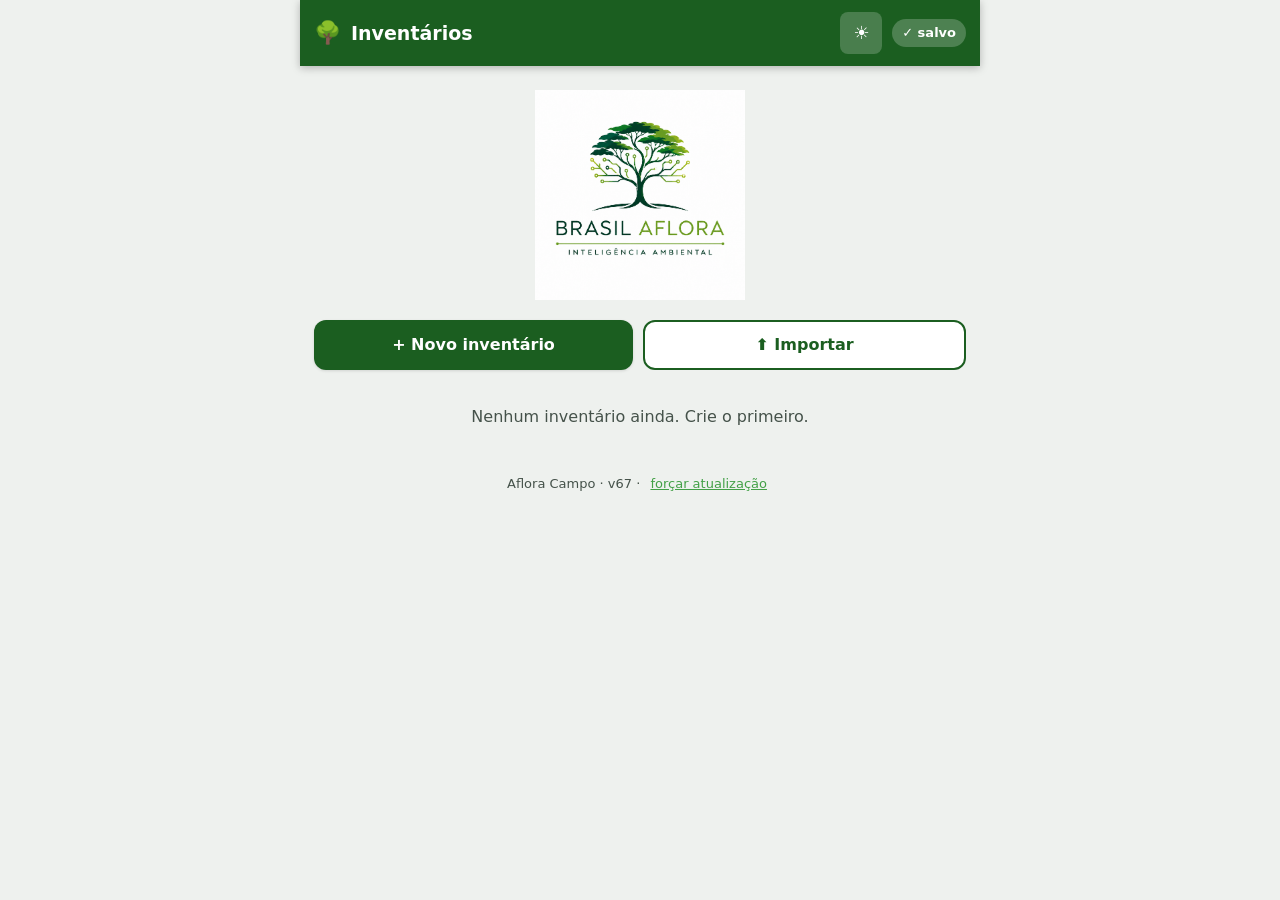
<file: index.html>
<!DOCTYPE html>
<html lang="pt-BR">
<head>
  <meta charset="utf-8">
  <meta name="viewport" content="width=device-width, initial-scale=1, viewport-fit=cover, interactive-widget=resizes-content">
  <meta name="theme-color" content="#1B5E20">
  <meta name="description" content="Aflora Campo — levantamento de flora em campo: parcelas, censo, herbáceo e mapas, offline.">
  <title>Aflora Campo</title>
  <link rel="manifest" href="./manifest.webmanifest">
  <link rel="icon" type="image/svg+xml" href="./icons/icon.svg">
  <link rel="apple-touch-icon" href="./icons/icon-192.png">
  <link rel="stylesheet" href="./vendor/leaflet.css">
  <link rel="stylesheet" href="./css/estilo.css">
</head>
<body>
  <div id="app"></div>
  <script src="./vendor/leaflet.js"></script>
  <script src="./vendor/leaflet-rotate.js"></script>
  <script type="module" src="./js/app.js"></script>
</body>
</html>
</file>
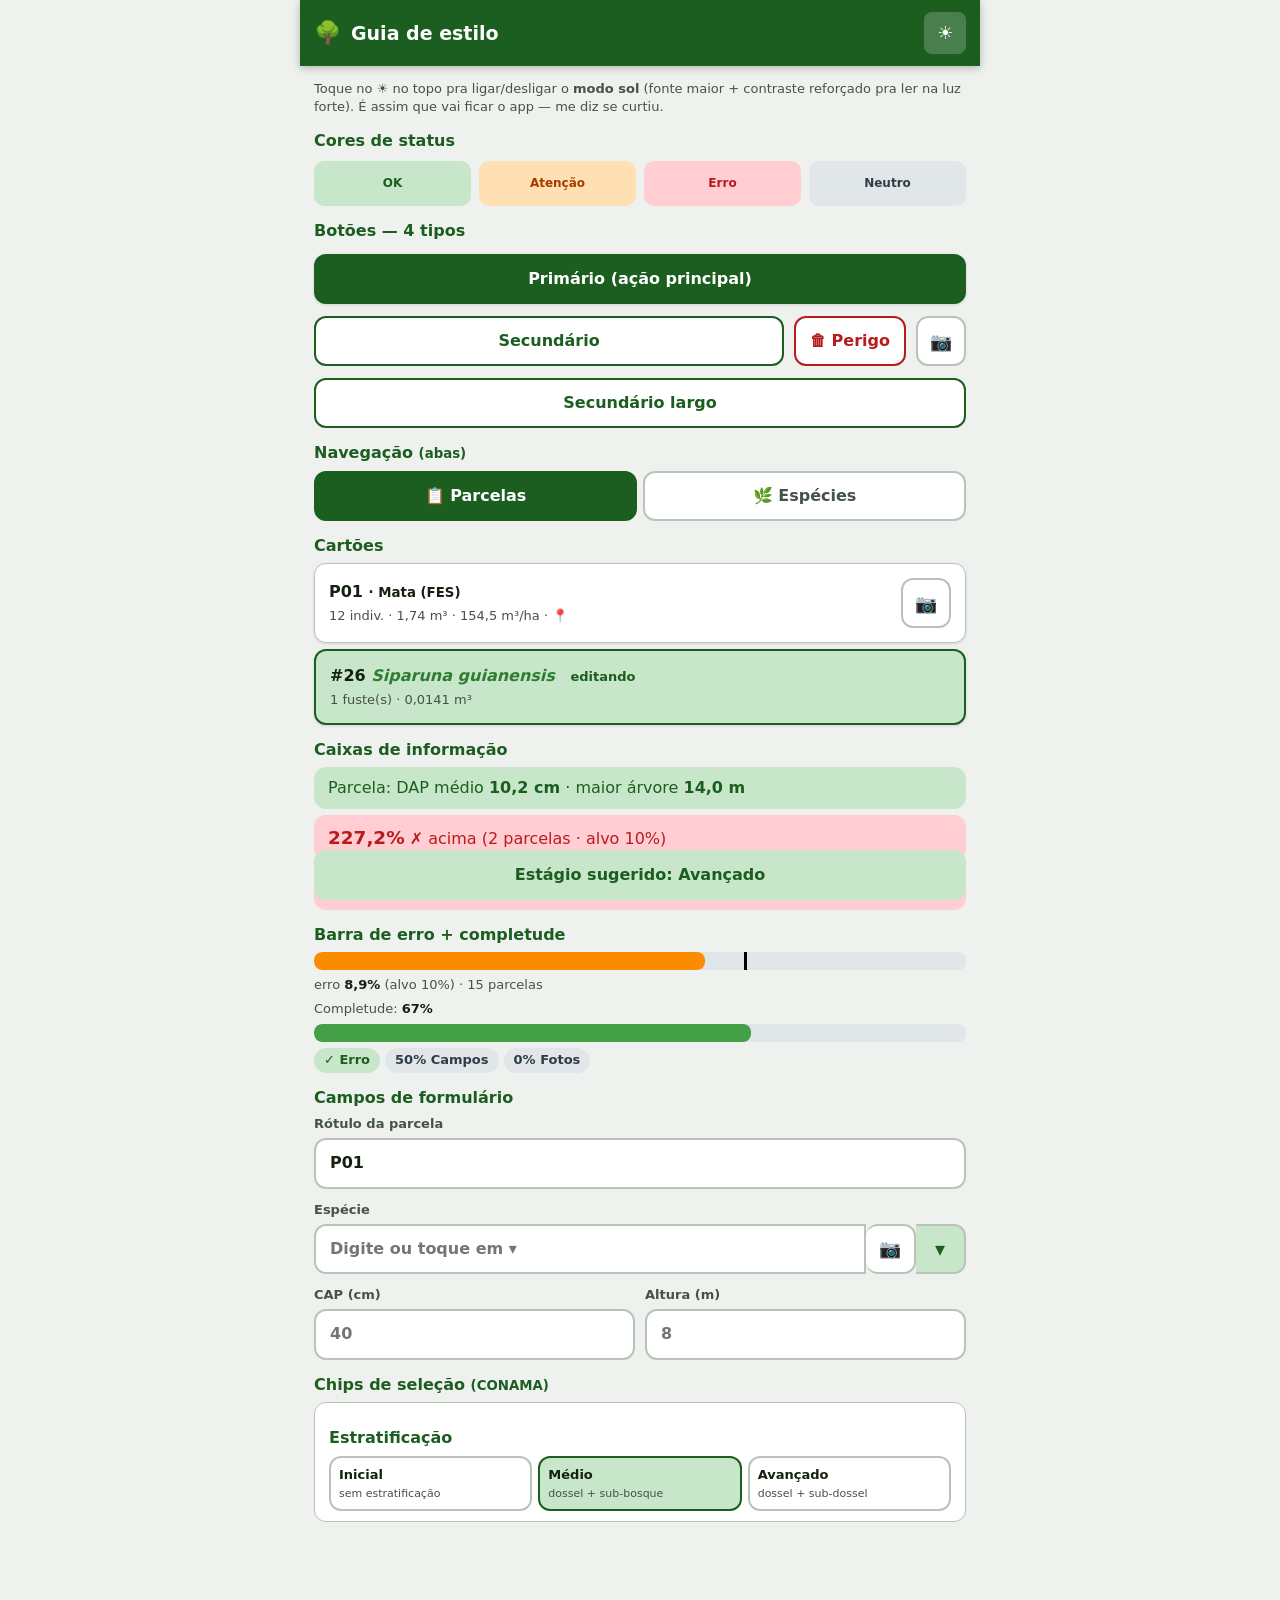
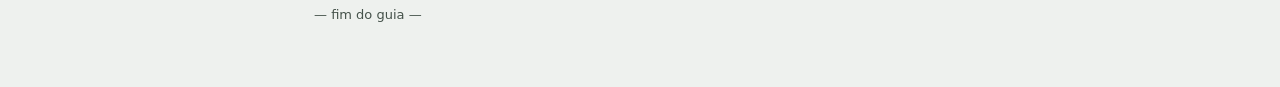
<file: guia.html>
<!DOCTYPE html>
<html lang="pt-BR">
<head>
  <meta charset="utf-8">
  <meta name="viewport" content="width=device-width, initial-scale=1, viewport-fit=cover">
  <meta name="theme-color" content="#1B5E20">
  <title>Guia de estilo — Aflora Campo</title>
  <link rel="stylesheet" href="./css/estilo.css">
  <style>
    .gnota { color: var(--texto-fraco); font-size: var(--fs-leg); margin: 0 0 8px; }
    .swatch { display: flex; gap: 8px; flex-wrap: wrap; margin: 8px 0; }
    .swatch div { flex: 1; min-width: 80px; padding: 14px 8px; border-radius: 10px; text-align: center; font-size: 12px; font-weight: 700; }
  </style>
</head>
<body>
  <div id="app">
    <header class="topo">
      <span class="logo">🌳</span>
      <h1>Guia de estilo</h1>
      <button class="btn-sol" id="sol" aria-label="Modo sol">☀️</button>
    </header>
    <main>
      <p class="gnota">Toque no ☀️ no topo pra ligar/desligar o <b>modo sol</b> (fonte maior + contraste reforçado pra ler na luz forte). É assim que vai ficar o app — me diz se curtiu.</p>

      <h3>Cores de status</h3>
      <div class="swatch">
        <div style="background:var(--ok-bg);color:var(--ok-fg)">OK</div>
        <div style="background:var(--warn-bg);color:var(--warn-fg)">Atenção</div>
        <div style="background:var(--erro-bg);color:var(--erro-fg)">Erro</div>
        <div style="background:var(--neutro-bg);color:var(--neutro-fg)">Neutro</div>
      </div>

      <h3>Botões — 4 tipos</h3>
      <button class="btn-grande">Primário (ação principal)</button>
      <div class="acoes-linha">
        <button class="btn-sec">Secundário</button>
        <button class="perigo">🗑 Perigo</button>
        <button class="btn-foto">📷</button>
      </div>
      <button class="btn-sec largo">Secundário largo</button>

      <h3>Navegação <small>(abas)</small></h3>
      <div class="seg-nav">
        <button class="seg ativo">📋 Parcelas</button>
        <button class="seg">🌿 Espécies</button>
      </div>

      <h3>Cartões</h3>
      <div class="card"><div class="card-corpo">
        <div class="card-nome">P01 <small>· Mata (FES)</small></div>
        <div class="card-sub">12 indiv. · 1,74 m³ · 154,5 m³/ha · 📍</div>
      </div><div class="card-acoes"><button class="btn-foto">📷</button></div></div>
      <div class="card card-atual"><div class="card-corpo">
        <div class="card-nome">#26 <i>Siparuna guianensis</i> <span class="badge ok">editando</span></div>
        <div class="card-sub">1 fuste(s) · 0,0141 m³</div>
      </div></div>

      <h3>Caixas de informação</h3>
      <div class="info">Parcela: DAP médio <b>10,2 cm</b> · maior árvore <b>14,0 m</b></div>
      <div class="erro-estrato-box vermelho"><b>227,2%</b> ✗ acima (2 parcelas · alvo 10%)</div>
      <div class="aviso-outlier">⚠ <b>Indivíduo atípico</b> — confira o CAP/altura.</div>

      <h3>Barra de erro + completude</h3>
      <div class="barra"><div class="barra-fill amarelo" style="width:60%"></div><div class="barra-alvo" style="left:66%"></div></div>
      <div class="estrato-stats">erro <b>8,9%</b> (alvo 10%) · 15 parcelas</div>
      <div class="compl">
        <div class="compl-top">Completude: <b>67%</b></div>
        <div class="barra"><div class="barra-fill verde" style="width:67%"></div></div>
        <div class="compl-itens"><span class="compl-item ok">✓ Erro</span><span class="compl-item pend">50% Campos</span><span class="compl-item pend">0% Fotos</span></div>
      </div>

      <h3>Campos de formulário</h3>
      <div class="form">
        <label class="campo">Rótulo da parcela<input value="P01"></label>
        <label class="campo">Espécie
          <div class="autocomplete">
            <input placeholder="Digite ou toque em ▾">
            <button class="ac-cam">📷</button>
            <button class="ac-toggle">▾</button>
          </div></label>
        <div class="linha2">
          <label>CAP (cm)<input inputmode="decimal" placeholder="40"></label>
          <label>Altura (m)<input inputmode="decimal" placeholder="8"></label>
        </div>
      </div>

      <h3>Chips de seleção <small>(CONAMA)</small></h3>
      <div class="conama-param">
        <div class="conama-label">Estratificação</div>
        <div class="conama-opts">
          <button class="conama-opt"><b>Inicial</b><span>sem estratificação</span></button>
          <button class="conama-opt sel"><b>Médio</b><span>dossel + sub-bosque</span></button>
          <button class="conama-opt"><b>Avançado</b><span>dossel + sub-dossel</span></button>
        </div>
      </div>
      <div class="conama-resultado verde">Estágio sugerido: <b>Avançado</b></div>

      <p class="gnota" style="margin-top:24px">— fim do guia —</p>
    </main>
  </div>
  <script>
    const b = document.body, k = "aflora-sol";
    if (localStorage.getItem(k) === "1") b.classList.add("sol");
    document.getElementById("sol").onclick = () => {
      b.classList.toggle("sol");
      localStorage.setItem(k, b.classList.contains("sol") ? "1" : "0");
    };
  </script>
</body>
</html>
</file>
<file: vendor/leaflet.css>
/* required styles */

.leaflet-pane,
.leaflet-tile,
.leaflet-marker-icon,
.leaflet-marker-shadow,
.leaflet-tile-container,
.leaflet-pane > svg,
.leaflet-pane > canvas,
.leaflet-zoom-box,
.leaflet-image-layer,
.leaflet-layer {
	position: absolute;
	left: 0;
	top: 0;
	}
.leaflet-container {
	overflow: hidden;
	}
.leaflet-tile,
.leaflet-marker-icon,
.leaflet-marker-shadow {
	-webkit-user-select: none;
	   -moz-user-select: none;
	        user-select: none;
	  -webkit-user-drag: none;
	}
/* Prevents IE11 from highlighting tiles in blue */
.leaflet-tile::selection {
	background: transparent;
}
/* Safari renders non-retina tile on retina better with this, but Chrome is worse */
.leaflet-safari .leaflet-tile {
	image-rendering: -webkit-optimize-contrast;
	}
/* hack that prevents hw layers "stretching" when loading new tiles */
.leaflet-safari .leaflet-tile-container {
	width: 1600px;
	height: 1600px;
	-webkit-transform-origin: 0 0;
	}
.leaflet-marker-icon,
.leaflet-marker-shadow {
	display: block;
	}
/* .leaflet-container svg: reset svg max-width decleration shipped in Joomla! (joomla.org) 3.x */
/* .leaflet-container img: map is broken in FF if you have max-width: 100% on tiles */
.leaflet-container .leaflet-overlay-pane svg {
	max-width: none !important;
	max-height: none !important;
	}
.leaflet-container .leaflet-marker-pane img,
.leaflet-container .leaflet-shadow-pane img,
.leaflet-container .leaflet-tile-pane img,
.leaflet-container img.leaflet-image-layer,
.leaflet-container .leaflet-tile {
	max-width: none !important;
	max-height: none !important;
	width: auto;
	padding: 0;
	}

.leaflet-container img.leaflet-tile {
	/* See: https://bugs.chromium.org/p/chromium/issues/detail?id=600120 */
	mix-blend-mode: plus-lighter;
}

.leaflet-container.leaflet-touch-zoom {
	-ms-touch-action: pan-x pan-y;
	touch-action: pan-x pan-y;
	}
.leaflet-container.leaflet-touch-drag {
	-ms-touch-action: pinch-zoom;
	/* Fallback for FF which doesn't support pinch-zoom */
	touch-action: none;
	touch-action: pinch-zoom;
}
.leaflet-container.leaflet-touch-drag.leaflet-touch-zoom {
	-ms-touch-action: none;
	touch-action: none;
}
.leaflet-container {
	-webkit-tap-highlight-color: transparent;
}
.leaflet-container a {
	-webkit-tap-highlight-color: rgba(51, 181, 229, 0.4);
}
.leaflet-tile {
	filter: inherit;
	visibility: hidden;
	}
.leaflet-tile-loaded {
	visibility: inherit;
	}
.leaflet-zoom-box {
	width: 0;
	height: 0;
	-moz-box-sizing: border-box;
	     box-sizing: border-box;
	z-index: 800;
	}
/* workaround for https://bugzilla.mozilla.org/show_bug.cgi?id=888319 */
.leaflet-overlay-pane svg {
	-moz-user-select: none;
	}

.leaflet-pane         { z-index: 400; }

.leaflet-tile-pane    { z-index: 200; }
.leaflet-overlay-pane { z-index: 400; }
.leaflet-shadow-pane  { z-index: 500; }
.leaflet-marker-pane  { z-index: 600; }
.leaflet-tooltip-pane   { z-index: 650; }
.leaflet-popup-pane   { z-index: 700; }

.leaflet-map-pane canvas { z-index: 100; }
.leaflet-map-pane svg    { z-index: 200; }

.leaflet-vml-shape {
	width: 1px;
	height: 1px;
	}
.lvml {
	behavior: url(#default#VML);
	display: inline-block;
	position: absolute;
	}


/* control positioning */

.leaflet-control {
	position: relative;
	z-index: 800;
	pointer-events: visiblePainted; /* IE 9-10 doesn't have auto */
	pointer-events: auto;
	}
.leaflet-top,
.leaflet-bottom {
	position: absolute;
	z-index: 1000;
	pointer-events: none;
	}
.leaflet-top {
	top: 0;
	}
.leaflet-right {
	right: 0;
	}
.leaflet-bottom {
	bottom: 0;
	}
.leaflet-left {
	left: 0;
	}
.leaflet-control {
	float: left;
	clear: both;
	}
.leaflet-right .leaflet-control {
	float: right;
	}
.leaflet-top .leaflet-control {
	margin-top: 10px;
	}
.leaflet-bottom .leaflet-control {
	margin-bottom: 10px;
	}
.leaflet-left .leaflet-control {
	margin-left: 10px;
	}
.leaflet-right .leaflet-control {
	margin-right: 10px;
	}


/* zoom and fade animations */

.leaflet-fade-anim .leaflet-popup {
	opacity: 0;
	-webkit-transition: opacity 0.2s linear;
	   -moz-transition: opacity 0.2s linear;
	        transition: opacity 0.2s linear;
	}
.leaflet-fade-anim .leaflet-map-pane .leaflet-popup {
	opacity: 1;
	}
.leaflet-zoom-animated {
	-webkit-transform-origin: 0 0;
	    -ms-transform-origin: 0 0;
	        transform-origin: 0 0;
	}
svg.leaflet-zoom-animated {
	will-change: transform;
}

.leaflet-zoom-anim .leaflet-zoom-animated {
	-webkit-transition: -webkit-transform 0.25s cubic-bezier(0,0,0.25,1);
	   -moz-transition:    -moz-transform 0.25s cubic-bezier(0,0,0.25,1);
	        transition:         transform 0.25s cubic-bezier(0,0,0.25,1);
	}
.leaflet-zoom-anim .leaflet-tile,
.leaflet-pan-anim .leaflet-tile {
	-webkit-transition: none;
	   -moz-transition: none;
	        transition: none;
	}

.leaflet-zoom-anim .leaflet-zoom-hide {
	visibility: hidden;
	}


/* cursors */

.leaflet-interactive {
	cursor: pointer;
	}
.leaflet-grab {
	cursor: -webkit-grab;
	cursor:    -moz-grab;
	cursor:         grab;
	}
.leaflet-crosshair,
.leaflet-crosshair .leaflet-interactive {
	cursor: crosshair;
	}
.leaflet-popup-pane,
.leaflet-control {
	cursor: auto;
	}
.leaflet-dragging .leaflet-grab,
.leaflet-dragging .leaflet-grab .leaflet-interactive,
.leaflet-dragging .leaflet-marker-draggable {
	cursor: move;
	cursor: -webkit-grabbing;
	cursor:    -moz-grabbing;
	cursor:         grabbing;
	}

/* marker & overlays interactivity */
.leaflet-marker-icon,
.leaflet-marker-shadow,
.leaflet-image-layer,
.leaflet-pane > svg path,
.leaflet-tile-container {
	pointer-events: none;
	}

.leaflet-marker-icon.leaflet-interactive,
.leaflet-image-layer.leaflet-interactive,
.leaflet-pane > svg path.leaflet-interactive,
svg.leaflet-image-layer.leaflet-interactive path {
	pointer-events: visiblePainted; /* IE 9-10 doesn't have auto */
	pointer-events: auto;
	}

/* visual tweaks */

.leaflet-container {
	background: #ddd;
	outline-offset: 1px;
	}
.leaflet-container a {
	color: #0078A8;
	}
.leaflet-zoom-box {
	border: 2px dotted #38f;
	background: rgba(255,255,255,0.5);
	}


/* general typography */
.leaflet-container {
	font-family: "Helvetica Neue", Arial, Helvetica, sans-serif;
	font-size: 12px;
	font-size: 0.75rem;
	line-height: 1.5;
	}


/* general toolbar styles */

.leaflet-bar {
	box-shadow: 0 1px 5px rgba(0,0,0,0.65);
	border-radius: 4px;
	}
.leaflet-bar a {
	background-color: #fff;
	border-bottom: 1px solid #ccc;
	width: 26px;
	height: 26px;
	line-height: 26px;
	display: block;
	text-align: center;
	text-decoration: none;
	color: black;
	}
.leaflet-bar a,
.leaflet-control-layers-toggle {
	background-position: 50% 50%;
	background-repeat: no-repeat;
	display: block;
	}
.leaflet-bar a:hover,
.leaflet-bar a:focus {
	background-color: #f4f4f4;
	}
.leaflet-bar a:first-child {
	border-top-left-radius: 4px;
	border-top-right-radius: 4px;
	}
.leaflet-bar a:last-child {
	border-bottom-left-radius: 4px;
	border-bottom-right-radius: 4px;
	border-bottom: none;
	}
.leaflet-bar a.leaflet-disabled {
	cursor: default;
	background-color: #f4f4f4;
	color: #bbb;
	}

.leaflet-touch .leaflet-bar a {
	width: 30px;
	height: 30px;
	line-height: 30px;
	}
.leaflet-touch .leaflet-bar a:first-child {
	border-top-left-radius: 2px;
	border-top-right-radius: 2px;
	}
.leaflet-touch .leaflet-bar a:last-child {
	border-bottom-left-radius: 2px;
	border-bottom-right-radius: 2px;
	}

/* zoom control */

.leaflet-control-zoom-in,
.leaflet-control-zoom-out {
	font: bold 18px 'Lucida Console', Monaco, monospace;
	text-indent: 1px;
	}

.leaflet-touch .leaflet-control-zoom-in, .leaflet-touch .leaflet-control-zoom-out  {
	font-size: 22px;
	}


/* layers control */

.leaflet-control-layers {
	box-shadow: 0 1px 5px rgba(0,0,0,0.4);
	background: #fff;
	border-radius: 5px;
	}
.leaflet-control-layers-toggle {
	background-image: url(images/layers.png);
	width: 36px;
	height: 36px;
	}
.leaflet-retina .leaflet-control-layers-toggle {
	background-image: url(images/layers-2x.png);
	background-size: 26px 26px;
	}
.leaflet-touch .leaflet-control-layers-toggle {
	width: 44px;
	height: 44px;
	}
.leaflet-control-layers .leaflet-control-layers-list,
.leaflet-control-layers-expanded .leaflet-control-layers-toggle {
	display: none;
	}
.leaflet-control-layers-expanded .leaflet-control-layers-list {
	display: block;
	position: relative;
	}
.leaflet-control-layers-expanded {
	padding: 6px 10px 6px 6px;
	color: #333;
	background: #fff;
	}
.leaflet-control-layers-scrollbar {
	overflow-y: scroll;
	overflow-x: hidden;
	padding-right: 5px;
	}
.leaflet-control-layers-selector {
	margin-top: 2px;
	position: relative;
	top: 1px;
	}
.leaflet-control-layers label {
	display: block;
	font-size: 13px;
	font-size: 1.08333em;
	}
.leaflet-control-layers-separator {
	height: 0;
	border-top: 1px solid #ddd;
	margin: 5px -10px 5px -6px;
	}

/* Default icon URLs */
.leaflet-default-icon-path { /* used only in path-guessing heuristic, see L.Icon.Default */
	background-image: url(images/marker-icon.png);
	}


/* attribution and scale controls */

.leaflet-container .leaflet-control-attribution {
	background: #fff;
	background: rgba(255, 255, 255, 0.8);
	margin: 0;
	}
.leaflet-control-attribution,
.leaflet-control-scale-line {
	padding: 0 5px;
	color: #333;
	line-height: 1.4;
	}
.leaflet-control-attribution a {
	text-decoration: none;
	}
.leaflet-control-attribution a:hover,
.leaflet-control-attribution a:focus {
	text-decoration: underline;
	}
.leaflet-attribution-flag {
	display: inline !important;
	vertical-align: baseline !important;
	width: 1em;
	height: 0.6669em;
	}
.leaflet-left .leaflet-control-scale {
	margin-left: 5px;
	}
.leaflet-bottom .leaflet-control-scale {
	margin-bottom: 5px;
	}
.leaflet-control-scale-line {
	border: 2px solid #777;
	border-top: none;
	line-height: 1.1;
	padding: 2px 5px 1px;
	white-space: nowrap;
	-moz-box-sizing: border-box;
	     box-sizing: border-box;
	background: rgba(255, 255, 255, 0.8);
	text-shadow: 1px 1px #fff;
	}
.leaflet-control-scale-line:not(:first-child) {
	border-top: 2px solid #777;
	border-bottom: none;
	margin-top: -2px;
	}
.leaflet-control-scale-line:not(:first-child):not(:last-child) {
	border-bottom: 2px solid #777;
	}

.leaflet-touch .leaflet-control-attribution,
.leaflet-touch .leaflet-control-layers,
.leaflet-touch .leaflet-bar {
	box-shadow: none;
	}
.leaflet-touch .leaflet-control-layers,
.leaflet-touch .leaflet-bar {
	border: 2px solid rgba(0,0,0,0.2);
	background-clip: padding-box;
	}


/* popup */

.leaflet-popup {
	position: absolute;
	text-align: center;
	margin-bottom: 20px;
	}
.leaflet-popup-content-wrapper {
	padding: 1px;
	text-align: left;
	border-radius: 12px;
	}
.leaflet-popup-content {
	margin: 13px 24px 13px 20px;
	line-height: 1.3;
	font-size: 13px;
	font-size: 1.08333em;
	min-height: 1px;
	}
.leaflet-popup-content p {
	margin: 17px 0;
	margin: 1.3em 0;
	}
.leaflet-popup-tip-container {
	width: 40px;
	height: 20px;
	position: absolute;
	left: 50%;
	margin-top: -1px;
	margin-left: -20px;
	overflow: hidden;
	pointer-events: none;
	}
.leaflet-popup-tip {
	width: 17px;
	height: 17px;
	padding: 1px;

	margin: -10px auto 0;
	pointer-events: auto;

	-webkit-transform: rotate(45deg);
	   -moz-transform: rotate(45deg);
	    -ms-transform: rotate(45deg);
	        transform: rotate(45deg);
	}
.leaflet-popup-content-wrapper,
.leaflet-popup-tip {
	background: white;
	color: #333;
	box-shadow: 0 3px 14px rgba(0,0,0,0.4);
	}
.leaflet-container a.leaflet-popup-close-button {
	position: absolute;
	top: 0;
	right: 0;
	border: none;
	text-align: center;
	width: 24px;
	height: 24px;
	font: 16px/24px Tahoma, Verdana, sans-serif;
	color: #757575;
	text-decoration: none;
	background: transparent;
	}
.leaflet-container a.leaflet-popup-close-button:hover,
.leaflet-container a.leaflet-popup-close-button:focus {
	color: #585858;
	}
.leaflet-popup-scrolled {
	overflow: auto;
	}

.leaflet-oldie .leaflet-popup-content-wrapper {
	-ms-zoom: 1;
	}
.leaflet-oldie .leaflet-popup-tip {
	width: 24px;
	margin: 0 auto;

	-ms-filter: "progid:DXImageTransform.Microsoft.Matrix(M11=0.70710678, M12=0.70710678, M21=-0.70710678, M22=0.70710678)";
	filter: progid:DXImageTransform.Microsoft.Matrix(M11=0.70710678, M12=0.70710678, M21=-0.70710678, M22=0.70710678);
	}

.leaflet-oldie .leaflet-control-zoom,
.leaflet-oldie .leaflet-control-layers,
.leaflet-oldie .leaflet-popup-content-wrapper,
.leaflet-oldie .leaflet-popup-tip {
	border: 1px solid #999;
	}


/* div icon */

.leaflet-div-icon {
	background: #fff;
	border: 1px solid #666;
	}


/* Tooltip */
/* Base styles for the element that has a tooltip */
.leaflet-tooltip {
	position: absolute;
	padding: 6px;
	background-color: #fff;
	border: 1px solid #fff;
	border-radius: 3px;
	color: #222;
	white-space: nowrap;
	-webkit-user-select: none;
	-moz-user-select: none;
	-ms-user-select: none;
	user-select: none;
	pointer-events: none;
	box-shadow: 0 1px 3px rgba(0,0,0,0.4);
	}
.leaflet-tooltip.leaflet-interactive {
	cursor: pointer;
	pointer-events: auto;
	}
.leaflet-tooltip-top:before,
.leaflet-tooltip-bottom:before,
.leaflet-tooltip-left:before,
.leaflet-tooltip-right:before {
	position: absolute;
	pointer-events: none;
	border: 6px solid transparent;
	background: transparent;
	content: "";
	}

/* Directions */

.leaflet-tooltip-bottom {
	margin-top: 6px;
}
.leaflet-tooltip-top {
	margin-top: -6px;
}
.leaflet-tooltip-bottom:before,
.leaflet-tooltip-top:before {
	left: 50%;
	margin-left: -6px;
	}
.leaflet-tooltip-top:before {
	bottom: 0;
	margin-bottom: -12px;
	border-top-color: #fff;
	}
.leaflet-tooltip-bottom:before {
	top: 0;
	margin-top: -12px;
	margin-left: -6px;
	border-bottom-color: #fff;
	}
.leaflet-tooltip-left {
	margin-left: -6px;
}
.leaflet-tooltip-right {
	margin-left: 6px;
}
.leaflet-tooltip-left:before,
.leaflet-tooltip-right:before {
	top: 50%;
	margin-top: -6px;
	}
.leaflet-tooltip-left:before {
	right: 0;
	margin-right: -12px;
	border-left-color: #fff;
	}
.leaflet-tooltip-right:before {
	left: 0;
	margin-left: -12px;
	border-right-color: #fff;
	}

/* Printing */

@media print {
	/* Prevent printers from removing background-images of controls. */
	.leaflet-control {
		-webkit-print-color-adjust: exact;
		print-color-adjust: exact;
		}
	}
</file>
<file: css/estilo.css>
/* =====================================================================
   Sistema de design — Aflora Campo (otimizado pra campo / alto contraste)
   Reaproveita os MESMOS nomes de classe do app: vira a folha única depois.
   Modo sol (body.sol): fonte maior + contraste máximo, liga/desliga.
   ===================================================================== */
:root {
  /* marca */
  --verde: #1B5E20;
  --verde-700: #2E7D32;
  --verde-claro: #43A047;
  /* status — fundo forte + texto escuro (legível no sol) */
  --ok-bg: #C8E6C9;   --ok-fg: #1B5E20;
  --warn-bg: #FFE0B2; --warn-fg: #A83A00;
  --erro-bg: #FFCDD2; --erro-fg: #B71C1C;
  --neutro-bg: #E1E6E9; --neutro-fg: #2F3E46;
  /* superfícies */
  --bg: #eef1ee; --card: #ffffff; --borda: #b9c4b9;
  --texto: #14210f; --texto-fraco: #45524a;
  /* escala única */
  --r: 12px; --r-sm: 8px; --r-pill: 999px;
  --toque: 50px;            /* altura mínima de área tocável */
  --e1: 6px; --e2: 10px; --e3: 14px; --e4: 20px;   /* espaçamentos */
  /* tipografia */
  --fs-titulo: 19px; --fs-secao: 16px; --fs-corpo: 16px; --fs-leg: 13px;
  --sombra: 0 1px 3px rgba(0,0,0,.12);
}
body.sol {
  --borda: #4a4a4a; --texto: #000; --texto-fraco: #1c1c1c;
  --ok-bg: #a5d6a7; --warn-bg: #ffcc80; --erro-bg: #ef9a9a; --neutro-bg: #cfd8dc;
  --ok-fg: #14401a; --warn-fg: #8a3b00; --erro-fg: #8e0000; --neutro-fg: #1a2429;
  --fs-titulo: 22px; --fs-secao: 18px; --fs-corpo: 18px; --fs-leg: 15px;
  --toque: 56px;
}

* { box-sizing: border-box; -webkit-tap-highlight-color: transparent; }
html, body { margin: 0; padding: 0; }
body {
  font-family: system-ui, -apple-system, "Segoe UI", Roboto, sans-serif;
  background: var(--bg); color: var(--texto); font-size: var(--fs-corpo);
  line-height: 1.4;
}
#app { max-width: 680px; margin: 0 auto; padding-bottom: 40px; }
main { padding: var(--e3); }

/* ---------- cabeçalho ---------- */
.topo {
  position: sticky; top: 0; z-index: 10;
  display: flex; align-items: center; gap: var(--e2);
  background: var(--verde); color: #fff;
  padding: 12px var(--e3); padding-top: max(12px, env(safe-area-inset-top));
  box-shadow: 0 2px 8px rgba(0,0,0,.25);
}
.topo h1 { font-size: var(--fs-titulo); margin: 0; flex: 1; font-weight: 700;
  white-space: nowrap; overflow: hidden; text-overflow: ellipsis; }
.logo { font-size: 22px; }
.btn-voltar { background: rgba(255,255,255,.2); color: #fff; border: 0;
  font-size: 26px; line-height: 1; width: 42px; height: 42px; border-radius: var(--r-sm); flex: 0 0 auto; }
.btn-sol { background: rgba(255,255,255,.2); color: #fff; border: 0;
  font-size: 18px; width: 42px; height: 42px; border-radius: var(--r-sm); flex: 0 0 auto; }
body.sol .btn-sol { background: #fff; color: var(--verde); }
.status-salvo { font-size: var(--fs-leg); padding: 5px 10px; border-radius: var(--r-pill); white-space: nowrap; font-weight: 600; }
.status-salvo.ok { background: rgba(255,255,255,.22); }
.status-salvo.pendente { background: var(--warn-bg); color: var(--warn-fg); }

/* ---------- botões: 4 tipos ---------- */
button { font: inherit; cursor: pointer; border-radius: var(--r); }
/* 1) primário — ação principal */
.btn-grande {
  width: 100%; min-height: var(--toque); background: var(--verde); color: #fff; border: 0;
  padding: 14px var(--e3); font-size: var(--fs-corpo); font-weight: 700; margin: var(--e1) 0;
  box-shadow: var(--sombra);
}
.btn-grande:active { background: var(--verde-700); }
/* 2) secundário — ação alternativa */
.btn-sec {
  min-height: var(--toque); background: var(--card); color: var(--verde);
  border: 2px solid var(--verde); padding: 11px var(--e3); font-weight: 700; font-size: var(--fs-corpo);
}
.btn-sec.largo { width: 100%; margin-top: var(--e1); }
.btn-sec.destaque { background: var(--verde); color: #fff; }
/* 3) perigo */
.perigo { min-height: var(--toque); background: var(--card); color: var(--erro-fg);
  border: 2px solid var(--erro-fg); padding: 11px var(--e3); font-weight: 700; }
/* 4) ícone (quadrado) */
.btn-foto { background: var(--card); border: 2px solid var(--borda); color: var(--texto);
  min-width: var(--toque); min-height: var(--toque); font-size: 18px; border-radius: var(--r); }
.btn-foto.perigo-icone { border-color: var(--erro-fg); color: var(--erro-fg); }
.btn-foto-mini { background: var(--card); border: 2px dashed var(--verde-claro); color: var(--verde);
  min-height: 44px; padding: 8px var(--e2); font-size: var(--fs-leg); border-radius: var(--r-sm); width: 100%; margin-bottom: var(--e1); font-weight: 600; }
.link-update { background: none; border: 0; color: var(--verde-claro); font-size: var(--fs-leg); text-decoration: underline; padding: 6px; }
.acoes-linha { display: flex; gap: var(--e2); margin: var(--e1) 0; }
.acoes-linha .btn-grande { margin: 0; flex: 1; }
.acoes-linha .btn-sec { flex: 1; }
.acoes-linha.wrap { flex-wrap: wrap; }
.acoes-linha.wrap .btn-sec { min-width: 96px; }

/* ---------- títulos de seção: 1 padrão único ---------- */
h3, .sec-titulo, .form h3, .sec-export, .lista-head h3, .estrato-titulo, .conama-label {
  font-size: var(--fs-secao); font-weight: 700; color: var(--verde); margin: var(--e3) 0 var(--e1);
}
.form h3 { border-bottom: 2px solid var(--borda); padding-bottom: var(--e1); }
.form h3 small, .sec-titulo small { color: var(--texto-fraco); font-weight: 500; font-size: var(--fs-leg); }
.sec-export { border-bottom: 2px solid var(--borda); padding-bottom: var(--e1); }

/* ---------- cards ---------- */
.cards { margin-top: var(--e1); }
.card {
  display: flex; align-items: center; justify-content: space-between; gap: var(--e2);
  background: var(--card); border: 1.5px solid var(--borda); border-radius: var(--r);
  padding: var(--e3); margin-bottom: var(--e1); box-shadow: var(--sombra);
}
.card-corpo { flex: 1; min-width: 0; }
.card-nome { font-weight: 700; font-size: var(--fs-corpo); }
.card-nome i { color: var(--verde-700); }
.card-sub { font-size: var(--fs-leg); color: var(--texto-fraco); margin-top: 3px; }
.card-outlier { border-color: var(--erro-fg); border-width: 2px; }
.card-atual { border-color: var(--verde); border-width: 2px; background: var(--ok-bg); }
.card-acoes { display: flex; gap: var(--e1); flex: 0 0 auto; }
.vazio { color: var(--texto-fraco); text-align: center; padding: var(--e4) var(--e1); }
.vazio-min { color: var(--texto-fraco); font-size: var(--fs-leg); margin: var(--e1) 0 0; }
.logo-home { display: block; max-width: 210px; width: 56%; height: auto; margin: var(--e2) auto var(--e4); }
.versao { text-align: center; color: var(--texto-fraco); font-size: var(--fs-leg); margin-top: var(--e4); }
.seta-ir { color: var(--texto-fraco); font-size: 24px; font-weight: 700; }

/* ---------- navegação segmentada (Parcelas/Espécies) ---------- */
.seg-nav { display: flex; gap: var(--e1); margin-bottom: var(--e2); }
.seg { flex: 1; min-height: var(--toque); background: var(--card); border: 2px solid var(--borda);
  color: var(--texto-fraco); padding: 10px; font-weight: 700; border-radius: var(--r); }
.seg.ativo { background: var(--verde); color: #fff; border-color: var(--verde); }

/* ---------- caixas de informação: 1 base + status ---------- */
.info, .conama-auto, .erro-estrato-box, .aviso-outlier {
  border-radius: var(--r); padding: var(--e2) var(--e3); font-size: var(--fs-corpo); margin: var(--e1) 0;
}
.info, .conama-auto { background: var(--ok-bg); color: var(--ok-fg); }
.aviso-outlier { background: var(--erro-bg); color: var(--erro-fg); font-weight: 600; }
.erro-estrato-box b { font-size: 1.15em; }
.erro-estrato-box.verde { background: var(--ok-bg); color: var(--ok-fg); }
.erro-estrato-box.amarelo { background: var(--warn-bg); color: var(--warn-fg); }
.erro-estrato-box.vermelho { background: var(--erro-bg); color: var(--erro-fg); }
.erro-estrato-box.neutro { background: var(--neutro-bg); color: var(--neutro-fg); }

/* ---------- chips / badges: 1 estilo ---------- */
.badge, .compl-item { font-size: var(--fs-leg); padding: 3px 10px; border-radius: var(--r-pill); font-weight: 700; }
.badge.ok, .compl-item.ok { background: var(--ok-bg); color: var(--ok-fg); }
.badge.nok { background: var(--erro-bg); color: var(--erro-fg); }
.compl-item.pend { background: var(--neutro-bg); color: var(--neutro-fg); }

/* ---------- barras (erro / completude) ---------- */
.barra { position: relative; height: 18px; background: var(--neutro-bg); border-radius: var(--r-sm); overflow: hidden; margin: var(--e1) 0; }
.barra-fill { height: 100%; border-radius: var(--r-sm); transition: width .25s ease; }
.barra-fill.verde { background: var(--verde-claro); }
.barra-fill.amarelo { background: #FB8C00; }
.barra-fill.vermelho { background: var(--erro-fg); }
.barra-alvo { position: absolute; top: -2px; bottom: -2px; width: 3px; background: #000; }
.estrato-stats, .compl-top { font-size: var(--fs-leg); color: var(--texto-fraco); }
.estrato-stats b, .compl-top b { color: var(--texto); }
.aguardando { font-size: var(--fs-leg); color: var(--texto-fraco); margin-top: var(--e1); }
.compl { margin-top: var(--e1); }
.compl-itens { display: flex; flex-wrap: wrap; gap: 5px; margin-top: 5px; }

/* ---------- estrato card ---------- */
.estrato-card { display: block; cursor: pointer; }
.estrato-card .estrato-nome, .cat-head { display: flex; align-items: center; justify-content: space-between; }
.estrato-nome { font-weight: 700; font-size: var(--fs-secao); display: flex; align-items: center; gap: var(--e1); flex-wrap: wrap; }
.painel-erro { margin-bottom: var(--e1); }
.estrato-edit { background: var(--card); border: 1.5px solid var(--borda); border-radius: var(--r); padding: var(--e2); margin-bottom: var(--e1); }

/* ---------- formulários ---------- */
.form { display: flex; flex-direction: column; gap: var(--e1); }
.campo, .form > label { display: flex; flex-direction: column; font-size: var(--fs-leg); color: var(--texto-fraco); gap: 5px; margin-bottom: var(--e1); font-weight: 600; }
input, select, textarea {
  font: inherit; font-size: var(--fs-corpo); color: var(--texto); min-height: var(--toque);
  padding: 12px var(--e3); border: 2px solid var(--borda); border-radius: var(--r); background: var(--card); width: 100%;
}
input:focus, select:focus, textarea:focus { outline: 3px solid var(--verde-claro); outline-offset: -1px; border-color: var(--verde); }
.linha2 { display: flex; gap: var(--e2); align-items: flex-end; }
.linha2 > label { flex: 1; display: flex; flex-direction: column; font-size: var(--fs-leg); color: var(--texto-fraco); gap: 5px; font-weight: 600; }
.check { display: flex; align-items: center; gap: var(--e2); font-size: var(--fs-corpo); color: var(--texto); margin: var(--e1) 0; }
.check input { width: auto; min-height: 0; }
.gps-linha { display: flex; align-items: center; gap: var(--e2); margin: var(--e1) 0; }
.gps-linha #gps-info { font-size: var(--fs-leg); color: var(--texto-fraco); }
.fuste-linha { display: flex; align-items: center; gap: var(--e2); margin-bottom: var(--e1); }
.fuste-num { background: var(--verde); color: #fff; width: 30px; height: 30px; border-radius: 50%;
  display: flex; align-items: center; justify-content: center; font-size: var(--fs-leg); font-weight: 700; flex: 0 0 auto; }
.fuste-linha input { flex: 1; }
.fuste-linha .perigo { min-height: 44px; padding: 8px 12px; flex: 0 0 auto; }
.ordenar, .lista-head, .ord-mini { display: flex; align-items: center; gap: var(--e2); }
.ordenar, .lista-head { justify-content: space-between; flex-wrap: wrap; margin: var(--e1) 0; }
.ordenar label, .ord-mini, .ord-cont { font-size: var(--fs-leg); color: var(--texto-fraco); }
.ordenar select, .ord-mini select { width: auto; min-height: 44px; }

/* ---------- autocomplete ---------- */
.autocomplete { position: relative; display: flex; align-items: stretch; }
.autocomplete > input { flex: 1; border-radius: var(--r) 0 0 var(--r); }
.ac-cam { flex: 0 0 var(--toque); border: 2px solid var(--borda); border-left: 0; background: var(--card); font-size: 18px; }
.ac-toggle { flex: 0 0 var(--toque); border: 2px solid var(--borda); border-left: 0; border-radius: 0 var(--r) var(--r) 0; background: var(--ok-bg); font-size: 20px; color: var(--verde); font-weight: 700; }
.ac-lista { position: absolute; top: 100%; left: 0; right: 0; z-index: 40; background: var(--card); border: 2px solid var(--borda); border-top: 0; border-radius: 0 0 var(--r) var(--r); max-height: 300px; overflow-y: auto; box-shadow: 0 8px 20px rgba(0,0,0,.25); }
.ac-item { display: block; width: 100%; text-align: left; padding: 14px var(--e3); border: 0; border-bottom: 1px solid var(--borda); background: var(--card); font-size: var(--fs-corpo); }
.ac-item i { color: var(--verde-700); font-style: italic; }
.ac-item:active { background: var(--ok-bg); }

/* ---------- busca / dicas ---------- */
.busca { margin: var(--e1) 0; }
.dica-press { font-size: var(--fs-leg); padding: var(--e1) var(--e3); }

/* ---------- chips de filtro (Espécies: todas/arbóreas/não-arbóreas) ---------- */
.filtro-chips { display: flex; gap: var(--e1); flex-wrap: wrap; margin: var(--e1) 0; }
.filtro-chip { flex: 1; min-width: 90px; min-height: 44px; background: var(--card); border: 2px solid var(--borda);
  border-radius: var(--r-pill); color: var(--texto-fraco); font-weight: 700; font-size: var(--fs-leg); padding: 8px 10px; }
.filtro-chip.sel { border-color: var(--verde); background: var(--ok-bg); color: var(--ok-fg); }
.badge.hab-arb { background: #C8E6C9; color: #1B5E20; }
.badge.hab-naoarb { background: #DCEDC8; color: #558B2F; }

/* ---------- cabeçalho de seção com botão discreto (toggle parcela/categoria) ---------- */
.sec-fotos-head { display: flex; align-items: center; justify-content: space-between; gap: var(--e2); }
.sec-fotos-head h3 { margin: var(--e3) 0 var(--e1); }
.btn-icone-disc { background: transparent; border: 1.5px solid var(--borda); color: var(--texto-fraco);
  min-width: 40px; min-height: 40px; font-size: 18px; border-radius: var(--r-sm); flex: 0 0 auto; }
.btn-icone-disc:active { background: var(--ok-bg); }

/* ---------- detalhe de pendências (ⓘ na barra de completude) ---------- */
.compl-det { margin-top: var(--e1); }
.compl-det summary { font-size: var(--fs-leg); color: var(--verde-700); font-weight: 700; cursor: pointer;
  list-style: none; padding: 4px 0; }
.compl-det summary::-webkit-details-marker { display: none; }
.compl-faltas { margin: var(--e1) 0 0; padding-left: var(--e3); font-size: var(--fs-leg); color: var(--texto-fraco); }
.compl-faltas li { margin-bottom: 3px; }
.compl-faltas b { color: var(--texto); }

/* ---------- CONAMA: altura/DAP manual ---------- */
.conama-manual { background: var(--card); border: 1.5px solid var(--borda); border-radius: var(--r);
  padding: var(--e2) var(--e3); margin-bottom: var(--e1); }
.conama-manual summary { font-size: var(--fs-leg); color: var(--verde-700); font-weight: 700; cursor: pointer;
  list-style: none; padding: 4px 0; }
.conama-manual summary::-webkit-details-marker { display: none; }
.conama-manual small { color: var(--texto-fraco); font-size: var(--fs-leg); }

/* ---------- lightbox (foto em tela cheia) ---------- */
.lightbox { position: fixed; inset: 0; z-index: 100; background: rgba(0,0,0,.92);
  display: flex; align-items: center; justify-content: center; padding: var(--e3); }
.lightbox img { max-width: 100%; max-height: 100%; object-fit: contain; border-radius: var(--r-sm); }
.lightbox-fechar { position: absolute; top: max(12px, env(safe-area-inset-top)); right: 12px;
  background: rgba(255,255,255,.2); color: #fff; border: 0; width: 44px; height: 44px;
  border-radius: 50%; font-size: 20px; line-height: 1; }

/* ---------- galeria de fotos ---------- */
.galeria { display: grid; grid-template-columns: repeat(3, 1fr); gap: var(--e1); margin-top: var(--e2); }
.foto-item { position: relative; aspect-ratio: 1; }
.foto-item img { width: 100%; height: 100%; object-fit: cover; border-radius: var(--r-sm); border: 1.5px solid var(--borda); cursor: pointer; }
.foto-del { position: absolute; top: 4px; right: 4px; background: var(--erro-fg); color: #fff;
  border: 0; width: 28px; height: 28px; border-radius: 50%; font-size: 14px; line-height: 1; }
.cat-sec, .conama-param { background: var(--card); border: 1.5px solid var(--borda); border-radius: var(--r); padding: var(--e2) var(--e3); margin-bottom: var(--e1); }
.cat-acoes { display: flex; gap: 6px; flex: 0 0 auto; }

/* ---------- estrato herbáceo (Braun-Blanquet) ---------- */
.tag-herb { background: #DCEDC8; color: #33691E; }
.taxon-card { background: var(--card); border: 1.5px solid var(--borda); border-radius: var(--r);
  padding: var(--e2) var(--e3); margin-bottom: var(--e1); box-shadow: var(--sombra); }
.taxon-top { display: flex; align-items: stretch; gap: var(--e1); }
.taxon-top .autocomplete { flex: 1; }
.taxon-top .t-del { flex: 0 0 auto; min-width: 44px; }
.taxon-linha { display: flex; align-items: center; gap: var(--e2); margin-top: var(--e1); flex-wrap: wrap; }
.taxon-rot { font-size: var(--fs-leg); color: var(--texto-fraco); font-weight: 600; flex: 0 0 70px; }
.taxon-linha { align-items: flex-start; }
/* botão colapsado que mostra a escolha (Cobertura / Origem) */
.sel-campo { flex: 1; min-width: 0; }
.sel-btn { width: 100%; min-height: 46px; background: var(--card); border: 2px solid var(--borda);
  border-radius: var(--r-sm); color: var(--texto-fraco); font-weight: 600; font-size: var(--fs-leg);
  padding: 8px 10px; text-align: left; display: flex; align-items: center; gap: 5px; }
.sel-btn b { color: var(--texto); font-size: var(--fs-corpo); margin-left: auto; }
.sel-btn .seta { color: var(--verde); font-weight: 700; }
.sel-btn.ok { border-color: var(--verde-claro); }
.sel-opts { display: flex; gap: 5px; flex-wrap: wrap; margin-top: 5px; }
.sel-opts[hidden] { display: none; }   /* o atributo hidden precisa vencer o display:flex */
/* opções de cobertura abertas — classe + faixa (legenda no próprio botão) */
.bb-opt-full { flex: 1 1 46%; min-height: 50px; background: var(--card); border: 2px solid var(--borda);
  border-radius: var(--r-sm); padding: 6px 8px; display: flex; flex-direction: column; gap: 1px; text-align: left; }
.bb-opt-full b { font-size: var(--fs-corpo); color: var(--texto); }
.bb-opt-full span { font-size: 11px; color: var(--texto-fraco); }
.bb-opt-full.sel { border-color: var(--verde); background: var(--ok-bg); }
.orig-opt { flex: 1; min-width: 80px; min-height: 44px; background: var(--card); border: 2px solid var(--borda);
  border-radius: var(--r-sm); color: var(--texto); font-weight: 700; font-size: var(--fs-leg); padding: 6px 8px; }
.orig-opt.larga { flex: 1 1 30%; }
.orig-opt.sel { border-color: var(--verde); background: var(--ok-bg); color: var(--ok-fg); }
/* legenda BB (details) */
.bb-legenda { background: var(--card); border: 1.5px solid var(--borda); border-radius: var(--r); padding: var(--e1) var(--e3); margin-bottom: var(--e1); }
.bb-legenda summary { font-size: var(--fs-leg); color: var(--verde-700); font-weight: 700; cursor: pointer; list-style: none; padding: 4px 0; }
.bb-legenda summary::-webkit-details-marker { display: none; }
.bb-legenda ul { margin: var(--e1) 0; padding-left: var(--e3); font-size: var(--fs-leg); color: var(--texto-fraco); }
.bb-legenda li { margin-bottom: 2px; }
.bb-legenda li b { color: var(--texto); display: inline-block; min-width: 18px; }
.bb-legenda small { color: var(--texto-fraco); font-size: 12px; }

/* ---------- CENSO (mapa Leaflet estilo AlpineQuest, tela cheia) ---------- */
.censo-tela { position: fixed; inset: 0; z-index: 1000; background: #000; }
/* fundo escuro: tile faltando/carregando aparece escuro, não branco gritante */
#mapa, .leaflet-container { position: absolute; inset: 0; width: 100%; height: 100%; background: #25302a; z-index: 0; }
.leaflet-tile-container { background: #25302a; }
/* bolinha central (a mira/ponta da linha) — pequena e redonda, não cruz */
/* barra de escala (adaptativa) — legível sobre o satélite, discreta */
.leaflet-control-scale { margin-bottom: 6px !important; margin-left: 8px !important; }
.leaflet-control-scale-line { background: rgba(0,0,0,.5); color: #fff; border-color: #fff !important;
  border-top: none !important; font-size: 11px; font-weight: 700; padding: 1px 6px; text-shadow: 0 1px 2px rgba(0,0,0,.9); }
/* camada de canvas dos pontos do censo (overlay próprio, imune ao bug do rotate) */
.censo-pontos-cv { position: absolute; inset: 0; z-index: 450; pointer-events: none; }
/* selo de versão no mapa (ajuda a confirmar qual versão está rodando no campo) */
.censo-ver { position: absolute; top: max(14px, env(safe-area-inset-top)); left: 64px; z-index: 760;
  background: rgba(0,0,0,.55); color: #fff; font-size: 11px; font-weight: 700; padding: 3px 8px;
  border-radius: 10px; pointer-events: none; text-shadow: 0 1px 2px rgba(0,0,0,.8); }
/* caixinha discreta de GPS no topo-centro (estilo AlpineQuest): bolinha de qualidade + precisão ±m + altitude */
.gps-box { position: absolute; top: max(14px, env(safe-area-inset-top)); left: 50%; transform: translateX(-50%);
  z-index: 760; background: rgba(0,0,0,.55); color: #fff; font-size: 11px; font-weight: 600; padding: 3px 9px;
  border-radius: 10px; pointer-events: none; display: flex; align-items: center; gap: 6px; white-space: nowrap;
  text-shadow: 0 1px 2px rgba(0,0,0,.8); }
.gps-box .gps-dot { width: 8px; height: 8px; border-radius: 50%; flex: 0 0 auto;
  box-shadow: 0 0 3px rgba(0,0,0,.6); }
/* régua de medição: overlay SVG por cima do mapa, sempre colada na mira */
.censo-regua { position: absolute; inset: 0; width: 100%; height: 100%; z-index: 590; pointer-events: none; }
.censo-regua line { stroke: #1565C0; stroke-width: 2; stroke-opacity: .9; }
.censo-dot { position: absolute; top: 50%; left: 50%; transform: translate(-50%, -50%); z-index: 600;
  width: 10px; height: 10px; border-radius: 50%; background: #fff; border: 2px solid #424242;
  box-shadow: 0 0 3px rgba(0,0,0,.6); pointer-events: none; }
/* label de distância/elevação JUNTO da linha (perto da bolinha) */
.censo-label { position: absolute; top: calc(50% + 11px); left: calc(50% + 12px); z-index: 600;
  background: rgba(0,0,0,.6); color: #fff; padding: 2px 8px; border-radius: 8px;
  display: flex; gap: 6px; align-items: baseline; white-space: nowrap; pointer-events: none;
  text-shadow: 0 1px 2px rgba(0,0,0,.8); }
.censo-label b { font-size: 16px; }
.censo-label span { font-size: 12px; opacity: .9; }
/* botões flutuantes (FABs) sobre o mapa */
.censo-fab { width: 46px; height: 46px; border-radius: 50%; background: rgba(255,255,255,.94); border: 0;
  box-shadow: 0 2px 6px rgba(0,0,0,.4); font-size: 20px; display: flex; align-items: center; justify-content: center; }
.censo-fab:active { background: #fff; }
.censo-fab.ativo { background: var(--verde); color: #fff; box-shadow: 0 0 0 3px rgba(46,125,50,.4), 0 2px 6px rgba(0,0,0,.4); }
.censo-voltar { position: absolute; top: max(10px, env(safe-area-inset-top)); left: 10px; z-index: 700;
  font-size: 28px; color: var(--verde); font-weight: 700; }
.censo-fabs { position: absolute; right: 10px; bottom: 92px; z-index: 700; display: flex; flex-direction: column; gap: 9px; }
/* bússola (rosa que gira com a orientação) — canto esquerdo, sob o voltar */
.bussola { position: absolute; top: calc(max(10px, env(safe-area-inset-top)) + 52px); left: 10px; z-index: 700;
  display: flex; flex-direction: column; align-items: center; gap: 2px; }
.bussola[hidden] { display: none; }   /* hidden precisa vencer o display:flex */
.bussola-rosa { width: 50px; height: 50px; border-radius: 50%; background: rgba(255,255,255,.92); border: 2px solid var(--borda);
  position: relative; box-shadow: 0 2px 6px rgba(0,0,0,.4); transition: transform .15s linear; }
.bussola-n { position: absolute; top: 2px; left: 50%; transform: translateX(-50%); font-weight: 800; color: var(--erro-fg); font-size: 14px; }
.bussola-rosa::after { content: "▲"; position: absolute; top: 13px; left: 50%; transform: translateX(-50%); color: var(--erro-fg); font-size: 11px; }
.bussola-deg { background: rgba(0,0,0,.6); color: #fff; padding: 1px 8px; border-radius: 8px; font-size: 13px; font-weight: 700; }
/* banner do gravador de trilha */
.trk-banner { position: absolute; top: max(10px, env(safe-area-inset-top)); left: 50%; transform: translateX(-50%); z-index: 690;
  background: rgba(229,57,53,.94); color: #fff; padding: 5px 14px; border-radius: var(--r-pill); font-size: var(--fs-leg); font-weight: 700;
  box-shadow: 0 2px 8px rgba(0,0,0,.4); white-space: nowrap; }
/* barra contextual (escolha/edição de desenho) sobre o rodapé */
.censo-barra { position: absolute; left: 8px; right: 8px; bottom: max(14px, env(safe-area-inset-bottom)); z-index: 750;
  background: var(--card); border: 2px solid var(--verde); border-radius: var(--r); padding: 8px; box-shadow: 0 3px 12px rgba(0,0,0,.45);
  display: flex; align-items: center; gap: 6px; flex-wrap: wrap; }
.censo-barra[hidden] { display: none; }   /* hidden precisa vencer o display:flex */
.censo-barra > span { font-size: var(--fs-leg); color: var(--texto); font-weight: 700; flex: 1 1 100%; }
.censo-barra .btn-sec, .censo-barra .btn-grande, .censo-barra .btn-foto, .censo-barra .perigo { min-height: 44px; margin: 0; padding: 8px 12px; flex: 1; }
.censo-barra .btn-foto { flex: 0 0 auto; min-width: 44px; }
.censo-add-fixo { position: absolute; left: 50%; transform: translateX(-50%); bottom: max(16px, env(safe-area-inset-bottom));
  width: auto; min-width: 170px; margin: 0; z-index: 700; border-radius: var(--r-pill); box-shadow: 0 3px 10px rgba(0,0,0,.45); }
/* 🎯 centralizar: logo acima do "+ Ponto" */
.censo-centrar-fixo { position: absolute; left: 50%; transform: translateX(-50%);
  bottom: calc(max(16px, env(safe-area-inset-bottom)) + 60px); z-index: 700; }
/* painel (sheet) que sobe com o formulário */
.censo-sheet { position: absolute; left: 0; right: 0; bottom: 0; max-height: 74%; overflow-y: auto; z-index: 800;
  background: var(--bg); border-radius: var(--r) var(--r) 0 0; box-shadow: 0 -3px 16px rgba(0,0,0,.45);
  padding-bottom: max(8px, env(safe-area-inset-bottom)); }
.censo-sheet:empty { display: none; }
/* marcador da minha posição (ponto azul + lanterna de direção quando bússola on) */
.marcador-eu { position: relative; }
.marcador-eu .dot-eu { position: absolute; left: 50%; top: 50%; transform: translate(-50%,-50%); z-index: 2;
  width: 18px; height: 18px; border-radius: 50%; background: #1565C0; border: 3px solid #fff; box-shadow: 0 0 0 2px #1565C0, 0 1px 4px rgba(0,0,0,.5); }
/* feixe de lanterna: estreito na minha posição (apex embaixo), abre e some pra frente */
.marcador-eu .cone-eu { position: absolute; left: 50%; bottom: 50%; transform-origin: 50% 100%; transform: translateX(-50%); z-index: 1;
  width: 54px; height: 48px; background: linear-gradient(to top, rgba(33,150,243,.9), rgba(33,150,243,0));
  clip-path: polygon(50% 100%, 0 0, 100% 0); }
.marcador-eu .cone-eu[hidden] { display: none; }
/* pin de cada ponto do censo */
.marcador-ponto .pin-ponto { min-width: 26px; height: 26px; padding: 0 5px; border-radius: var(--r-pill);
  background: var(--verde); color: #fff; border: 2px solid #fff; display: flex; align-items: center; justify-content: center;
  font-size: 12px; font-weight: 700; box-shadow: 0 1px 4px rgba(0,0,0,.5); }
/* formulário do ponto (dentro do sheet) */
.censo-form { background: var(--card); border-top: 3px solid var(--verde); border-radius: var(--r) var(--r) 0 0;
  padding: var(--e2) var(--e3); }
.censo-form-top { display: flex; align-items: center; gap: var(--e2); margin-bottom: var(--e1); }
.censo-form-top b { font-size: var(--fs-secao); color: var(--verde); }
.censo-form-coord { font-size: var(--fs-leg); color: var(--texto-fraco); flex: 1; }
.censo-form .acoes-linha .btn-grande { flex: 1; }
/* sheet mais alto (cabe acima do teclado) — sem compactar as fontes do form */
.censo-sheet { max-height: 88%; }
/* bolinha de cor na lista de camadas */
.cam-cor { display: inline-block; width: 24px; height: 24px; border-radius: 50%; border: 2px solid #fff; box-shadow: 0 0 0 1.5px var(--borda); }
/* botões compactos de ação dentro dos cards de camada (👁 ✏️ 🗑) */
.btn-mini { background: var(--card); border: 1.5px solid var(--borda); color: var(--texto); border-radius: var(--r);
  width: 34px; min-width: 34px; height: 34px; font-size: 15px; line-height: 1; cursor: pointer; padding: 0;
  display: inline-flex; align-items: center; justify-content: center; }
.btn-mini.perigo { border-color: var(--erro-fg); }
/* nos cards de camada o nome trunca (não sobrepõe a bolinha de cor / botões) */
.cam-painel .card { gap: var(--e1); }
.cam-painel .card-acoes { gap: 4px; }
.cam-painel .card-nome { overflow: hidden; text-overflow: ellipsis; white-space: nowrap; }
/* pasta (subpasta por arquivo) e subitens */
.cam-grupo { border-left: 4px solid var(--verde-claro); }
.cam-grupo .card-corpo { cursor: pointer; }
.cam-sub-lista { margin: -2px 0 var(--e1) var(--e3); }
.card.cam-sub { padding: var(--e2) var(--e3); margin-bottom: 6px; background: var(--fundo); }
.cam-chk { width: 26px; height: 26px; }
/* barra de ações do modo seleção (fixa no rodapé do painel) */
.cam-sel-barra { display: flex; gap: var(--e1); position: sticky; bottom: 0; padding: var(--e2) 0 0;
  background: var(--card); border-top: 1.5px solid var(--borda); margin-top: var(--e2); }
.cam-sel-barra .btn-sec { flex: 1; min-height: 46px; }
/* seletor de camada (Leaflet) — emoji no lugar do PNG não-vendorizado */
.leaflet-control-layers-toggle { background-image: none !important; width: 40px !important; height: 40px !important; position: relative; }
.leaflet-control-layers-toggle::after { content: "🗺️"; position: absolute; inset: 0; display: flex; align-items: center; justify-content: center; font-size: 22px; }
.leaflet-control-layers-expanded { padding: 8px 10px; font-size: var(--fs-corpo); }
.leaflet-control-layers label { display: flex; align-items: center; gap: 6px; min-height: 36px; }

/* ---------- CONAMA ---------- */
.conama-opts { display: flex; gap: var(--e1); flex-wrap: wrap; }
.conama-opt { flex: 1; min-width: 96px; min-height: var(--toque); background: var(--card); border: 2px solid var(--borda);
  border-radius: var(--r); padding: 8px; display: flex; flex-direction: column; gap: 2px; text-align: left; }
.conama-opt b { font-size: var(--fs-leg); color: var(--texto); }
.conama-opt span { font-size: 11px; color: var(--texto-fraco); }
.conama-opt.sel { border-color: var(--verde); background: var(--ok-bg); }
.conama-opt.larga { flex: 2; }
.conama-resultado { position: sticky; bottom: 0; background: var(--neutro-bg); color: var(--neutro-fg);
  border-radius: var(--r); padding: var(--e3); font-size: var(--fs-corpo); text-align: center; margin-top: var(--e2); font-weight: 600; }
.conama-resultado.verde { background: var(--ok-bg); color: var(--ok-fg); }
.conama-resultado.amarelo { background: var(--warn-bg); color: var(--warn-fg); }
.conama-resultado.vermelho { background: var(--erro-bg); color: var(--erro-fg); }
</file>
